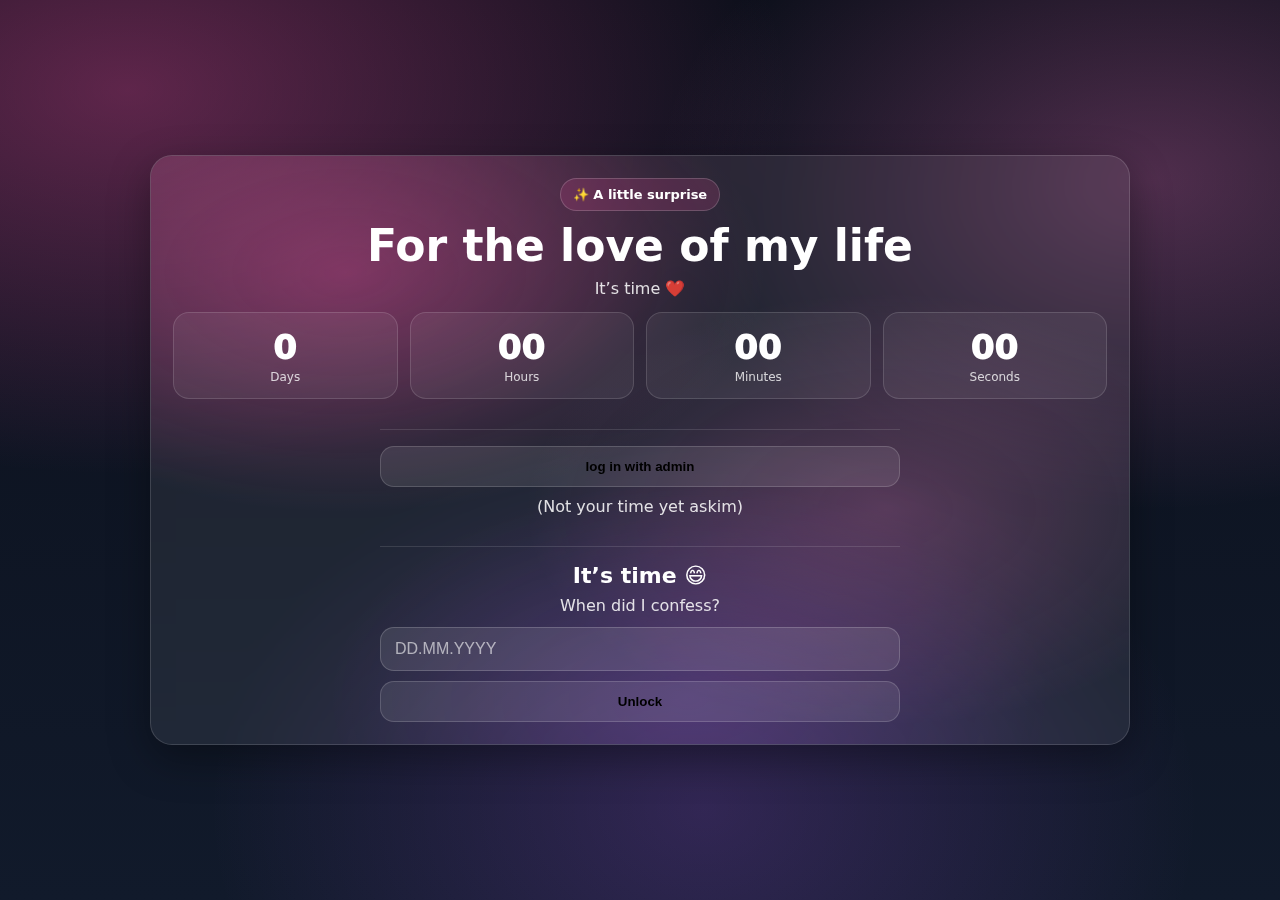
<file: index.html>
<!doctype html>
<html lang="en">
<head>
  <meta charset="utf-8" />
  <meta name="viewport" content="width=device-width, initial-scale=1" />
  <title>For the love of my life</title>
  <link rel="stylesheet" href="style.css" />
</head>

<body>
  <div id="fxOverlay"><canvas id="fxCanvas"></canvas></div>

  <div class="loginWrap">
    <div class="card hero">
      <div class="heroGlow"></div>

      <div class="centerStack" style="position:relative; z-index:1;">
        <div class="pill">✨ A little surprise</div>
        <h1 style="margin-top:12px;">For the love of my life</h1>
        <div id="msg" class="muted">Not much left ❤️</div>

        <div class="countRow">
          <div class="box"><div class="n" id="d">0</div><div class="l">Days</div></div>
          <div class="box"><div class="n" id="h">00</div><div class="l">Hours</div></div>
          <div class="box"><div class="n" id="m">00</div><div class="l">Minutes</div></div>
          <div class="box"><div class="n" id="s">00</div><div class="l">Seconds</div></div>
        </div>

        <!-- ADMIN ONLY before time -->
        <div class="loginControls">
          <div class="hr"></div>
          <button class="btn btnPrimary" id="adminBtn" style="width:100%;">log in with admin</button>
          <div class="muted" style="margin-top:10px;">(Not your time yet askim)</div>
        </div>

        <!-- PASSWORD only after time -->
        <div id="loginBox" class="loginControls" style="display:none;">
          <div class="hr"></div>
          <h2 style="margin:0 0 8px;">It’s time 😄</h2>
          <div class="muted">When did I confess?</div>

          <div style="height:12px;"></div>
          <input id="pw" type="password" placeholder="DD.MM.YYYY" />
          <button class="btn btnPrimary" id="go" style="margin-top:10px; width:100%;">Unlock</button>
          <div class="error" id="err">Wrong password 😅</div>
        </div>
      </div>
    </div>
  </div>

  <script src="app.js"></script>
  <script>
    const UNLOCK_AT = new Date("2026-03-21T19:20:00");
    const CORRECT_PW = "21.09.2025";
    const ADMIN_PW = "Rena2015"; // change this

    const dEl = document.getElementById("d");
    const hEl = document.getElementById("h");
    const mEl = document.getElementById("m");
    const sEl = document.getElementById("s");
    const msgEl = document.getElementById("msg");
    const loginBox = document.getElementById("loginBox");
    const pw = document.getElementById("pw");
    const go = document.getElementById("go");
    const err = document.getElementById("err");

    function finishUnlock(){
      sessionStorage.setItem("unlocked", "yes");
      sessionStorage.setItem("justUnlocked", "yes");
      runPixelHeartFX({durationMs: 2400});
      setTimeout(() => window.location.href = "home.html", 2500);
    }

    function updateCountdown(){
      const now = new Date();
      const diff = UNLOCK_AT - now;

      if (diff <= 0) {
        msgEl.textContent = "It’s time ❤️";
        loginBox.style.display = "block";
        return;
      }

      const p = msParts(diff);
      dEl.textContent = p.days;
      hEl.textContent = pad2(p.hours);
      mEl.textContent = pad2(p.minutes);
      sEl.textContent = pad2(p.seconds);
    }

    setInterval(updateCountdown, 1000);
    updateCountdown();

    document.getElementById("adminBtn").addEventListener("click", () => {
      const input = prompt("Admin password:");
      if (input === null) return;
      if (input.trim() === ADMIN_PW) finishUnlock();
      else alert("Wrong admin password");
    });

    go?.addEventListener("click", () => {
      if (new Date() < UNLOCK_AT) return;
      if (pw.value.trim() === CORRECT_PW) finishUnlock();
      else err.style.display = "block";
    });

    pw?.addEventListener("input", () => err.style.display = "none");
    pw?.addEventListener("keydown", (e) => { if (e.key === "Enter") go.click(); });
  </script>
</body>
</html>
</file>
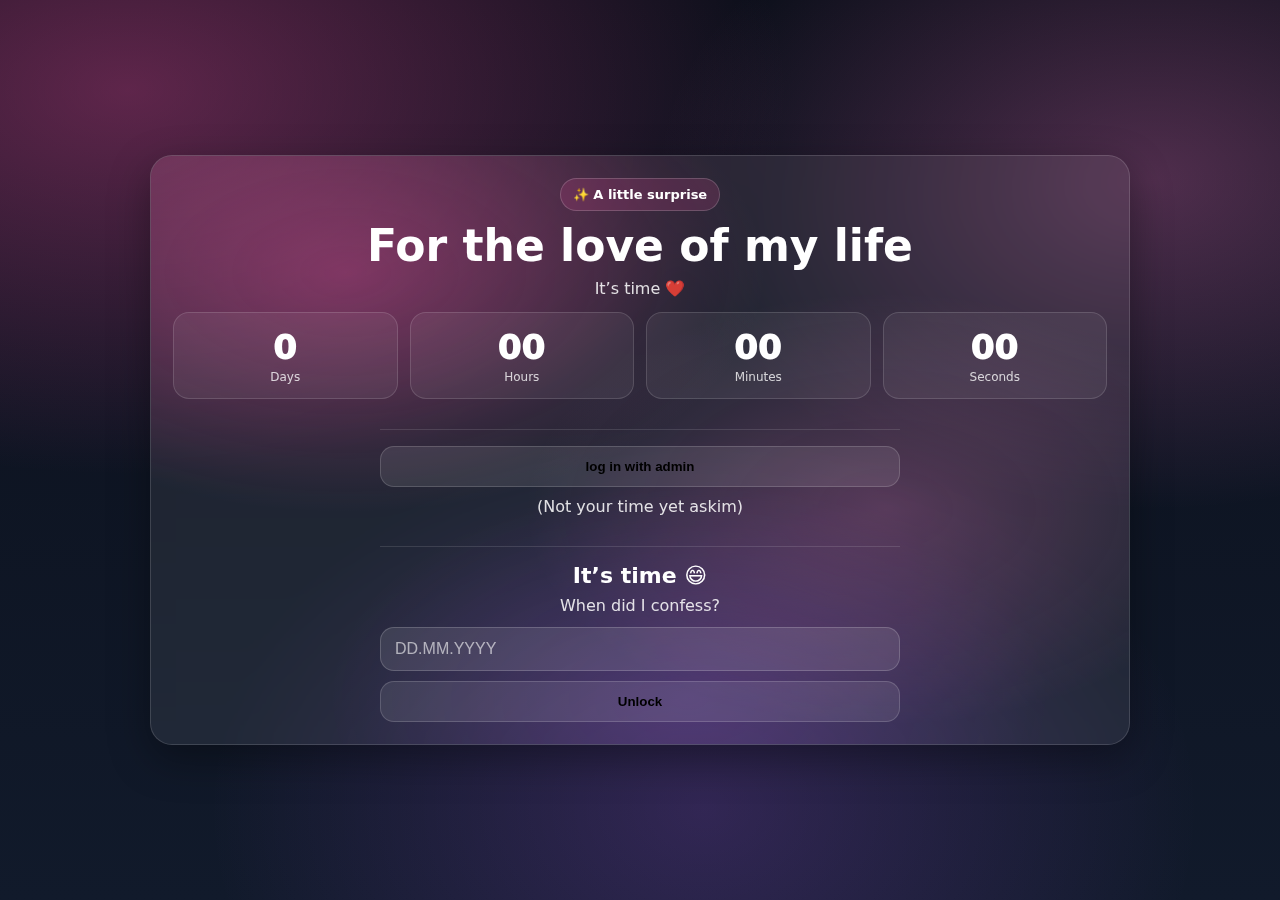
<file: counters.html>
<!doctype html>
<html lang="en">
<head>
  <meta charset="utf-8" />
  <meta name="viewport" content="width=device-width, initial-scale=1" />
  <title>Counters</title>
  <link rel="stylesheet" href="style.css" />
</head>

<body>
  <div class="card" style="max-width:980px; margin:0 auto;">
    <div style="display:flex; justify-content:space-between; gap:12px; align-items:center;">
      <div>
        <div class="pill">⏳ Counters</div>
        <h1 style="margin-top:10px;">Counters</h1>
        <div class="muted">Live counting + add with a button.</div>
      </div>
      <div class="rowBtns">
        <a class="btn" href="home.html">⬅ Home</a>
        <button class="btn btnPrimary" id="addOpen">➕ Add Counter</button>
      </div>
    </div>

    <div class="hr"></div>

    <h2>All counters (live)</h2>
    <div class="list" id="feed"></div>
  </div>

  <script src="app.js"></script>
  <script>
    requireUnlocked();

    const feedEl = document.getElementById("feed");
    const addOpen = document.getElementById("addOpen");
    const timers = [];

    function clearTimers(){ while(timers.length) clearInterval(timers.pop()); }

    function render(){
      clearTimers();
      const counters = loadCounters();
      feedEl.innerHTML = "";

      if (!counters.length){
        feedEl.innerHTML = `<div class="muted">No counters yet.</div>`;
        return;
      }

      counters.forEach((c, idx) => {
        const target = localDateFromInput(c.targetLocal);

        const el = document.createElement("div");
        el.className = "item";
        el.innerHTML = `
          <div style="display:flex; justify-content:space-between; gap:12px; align-items:flex-start;">
            <div>
              <div class="itemTitle">${escapeHtml(c.title)}</div>
              <div class="itemMeta">${c.mode === "since" ? "Since" : "Until"} ${target.toLocaleString()}</div>
            </div>
            <button class="btn" data-del="${idx}">🗑</button>
          </div>

          <div class="countRow" style="margin-top:10px;">
            <div class="box"><div class="n" data-k="d">0</div><div class="l">Days</div></div>
            <div class="box"><div class="n" data-k="h">00</div><div class="l">Hours</div></div>
            <div class="box"><div class="n" data-k="m">00</div><div class="l">Minutes</div></div>
            <div class="box"><div class="n" data-k="s">00</div><div class="l">Seconds</div></div>
          </div>
        `;
        feedEl.appendChild(el);

        const d = el.querySelector('[data-k="d"]');
        const h = el.querySelector('[data-k="h"]');
        const m = el.querySelector('[data-k="m"]');
        const s = el.querySelector('[data-k="s"]');

        function tick(){
          const now = new Date();
          const diff = (c.mode === "since") ? (now - target) : (target - now);
          const p = msParts(diff);
          d.textContent = p.days;
          h.textContent = pad2(p.hours);
          m.textContent = pad2(p.minutes);
          s.textContent = pad2(p.seconds);
        }
        tick();
        timers.push(setInterval(tick, 1000));
      });

      feedEl.querySelectorAll("[data-del]").forEach(b => {
        b.addEventListener("click", () => {
          const counters = loadCounters();
          const idx = Number(b.getAttribute("data-del"));
          counters.splice(idx, 1);
          saveCounters(counters);
          render();
        });
      });
    }

    function openAddCounterModal(){
      const { inner } = openModal(`
        <div style="display:flex; justify-content:space-between; align-items:center; gap:12px;">
          <h2 style="margin:0;">➕ Add Counter</h2>
          <button class="btn" id="closeX">✕</button>
        </div>
        <div class="hr"></div>

        <input id="title" placeholder="Title" />
        <div style="height:10px;"></div>

        <select id="mode">
          <option value="since">Since (count up)</option>
          <option value="until">Until (countdown)</option>
        </select>

        <div style="height:10px;"></div>
        <input id="dt" type="datetime-local" />

        <div class="rowBtns">
          <button class="btn btnPrimary" id="save">Save</button>
          <button class="btn" id="cancel">Cancel</button>
        </div>
        <div class="error" id="err">Please fill all fields.</div>
      `);

      inner.querySelector("#closeX").addEventListener("click", closeModal);
      inner.querySelector("#cancel").addEventListener("click", closeModal);

      const titleEl = inner.querySelector("#title");
      const modeEl  = inner.querySelector("#mode");
      const dtEl    = inner.querySelector("#dt");
      const errEl   = inner.querySelector("#err");

      inner.querySelector("#save").addEventListener("click", () => {
        const title = titleEl.value.trim();
        const mode = modeEl.value;
        const dt = dtEl.value;
        if (!title || !dt){ errEl.style.display="block"; return; }
        errEl.style.display="none";

        const counters = loadCounters();
        counters.push({ title, mode, targetLocal: dt });
        saveCounters(counters);

        closeModal();
        render();
      });
    }

    addOpen.addEventListener("click", openAddCounterModal);
    render();
  </script>
</body>
</html>
</file>
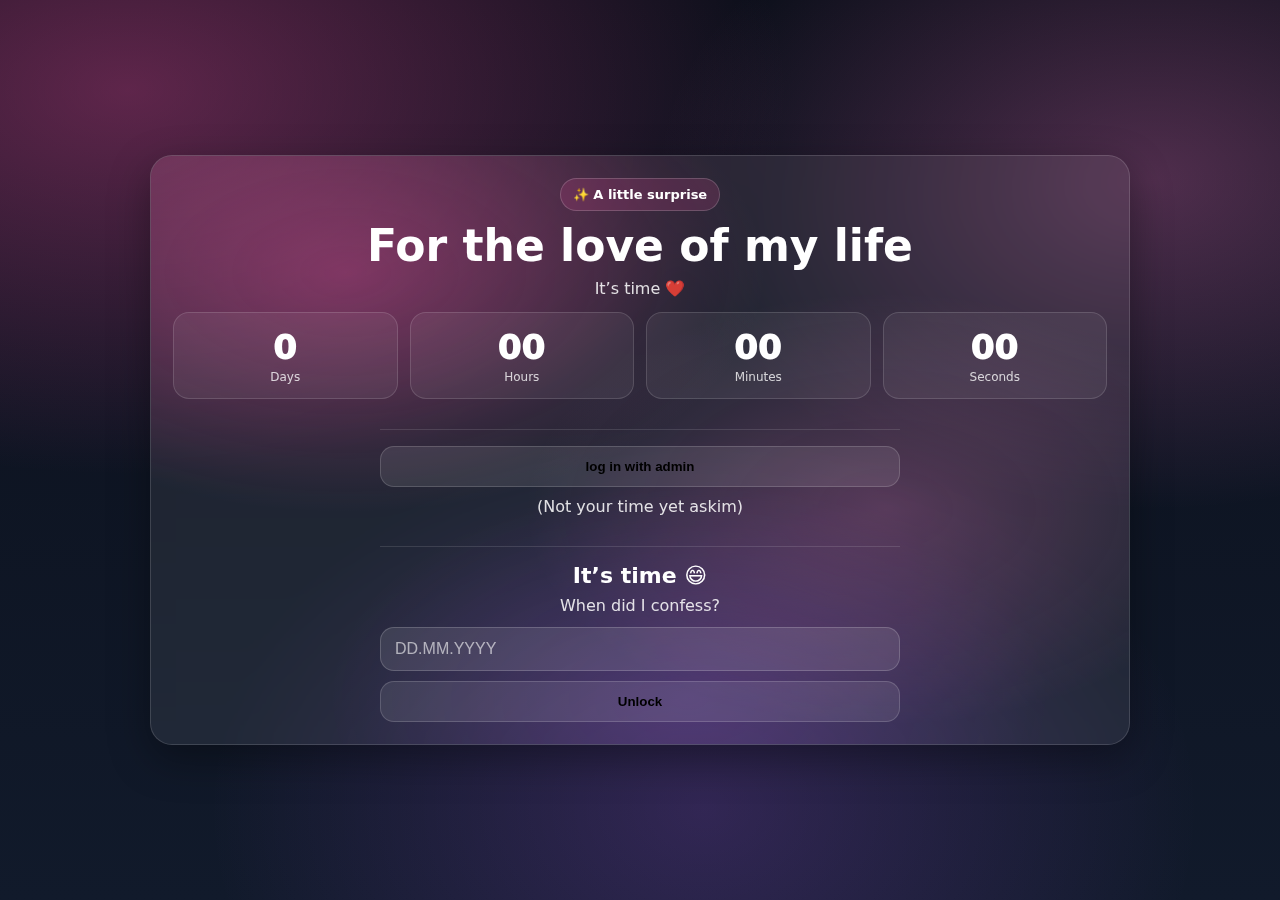
<file: events.html>
<!doctype html>
<html lang="en">
<head>
  <meta charset="utf-8" />
  <meta name="viewport" content="width=device-width, initial-scale=1" />
  <title>Events</title>
  <link rel="stylesheet" href="style.css" />
</head>

<body>
  <div class="card" style="max-width:980px; margin:0 auto;">
    <div style="display:flex; justify-content:space-between; gap:12px; align-items:center;">
      <div>
        <div class="pill">📅 Events</div>
        <h1 style="margin-top:10px;">Events</h1>
        <div class="muted">Latest event shows on Home + pops up on unlock.</div>
      </div>
      <div class="rowBtns">
        <a class="btn" href="home.html">⬅ Home</a>
        <button class="btn btnPrimary" id="addOpen">➕ Add Event</button>
      </div>
    </div>

    <div class="hr"></div>

    <h2>All events</h2>
    <div class="list" id="feed"></div>
  </div>

  <script src="app.js"></script>
  <script>
    requireUnlocked();

    const feedEl = document.getElementById("feed");
    const addOpen = document.getElementById("addOpen");

    function render(){
      const events = loadEvents().sort((a,b)=> b.createdAt - a.createdAt);
      feedEl.innerHTML = "";

      if (!events.length){
        feedEl.innerHTML = `<div class="muted">No events yet.</div>`;
        return;
      }

      events.forEach((e, idx) => {
        const el = document.createElement("div");
        el.className = "item";
        el.innerHTML = `
          <div style="display:flex; justify-content:space-between; gap:12px; align-items:flex-start;">
            <div style="min-width:0;">
              <div class="itemTitle">${escapeHtml(e.title || "Event")}</div>
              <div class="itemMeta">Event: ${localDateFromInput(e.eventLocal).toLocaleString()}</div>
              <div class="itemMeta">Created: ${new Date(e.createdAt).toLocaleString()}</div>
            </div>
            <button class="btn" data-del="${idx}">🗑</button>
          </div>
          <div class="itemText">${escapeHtml(e.text || "")}</div>
          ${mediaHTML(e.media)}
        `;
        feedEl.appendChild(el);
      });

      feedEl.querySelectorAll("[data-del]").forEach(b => {
        b.addEventListener("click", () => {
          const events = loadEvents().sort((a,b)=> b.createdAt - a.createdAt);
          const idx = Number(b.getAttribute("data-del"));
          events.splice(idx, 1);
          saveEvents(events);
          render();
        });
      });
    }

    function openAddEventModal(){
      const { inner } = openModal(`
        <div style="display:flex; justify-content:space-between; align-items:center; gap:12px;">
          <h2 style="margin:0;">➕ Add Event</h2>
          <button class="btn" id="closeX">✕</button>
        </div>
        <div class="hr"></div>

        <input id="title" placeholder="Title" />
        <div style="height:10px;"></div>

        <label class="muted" style="font-weight:900;">Event date</label>
        <input id="eventDate" type="datetime-local" />

        <div style="height:10px;"></div>
        <textarea id="text" placeholder="Message..."></textarea>

        <div style="height:10px;"></div>
        <label class="muted" style="font-weight:900;">Attachment (optional)</label>
        <input id="file" type="file" accept="image/*,video/*" />
        <div id="prev"></div>

        <div class="rowBtns">
          <button class="btn btnPrimary" id="save">Save</button>
          <button class="btn" id="cancel">Cancel</button>
        </div>
        <div class="error" id="err">Please fill title, date and message.</div>
      `);

      inner.querySelector("#closeX").addEventListener("click", closeModal);
      inner.querySelector("#cancel").addEventListener("click", closeModal);

      const titleEl = inner.querySelector("#title");
      const dateEl  = inner.querySelector("#eventDate");
      const textEl  = inner.querySelector("#text");
      const fileEl  = inner.querySelector("#file");
      const prevEl  = inner.querySelector("#prev");
      const errEl   = inner.querySelector("#err");

      let pendingMedia = null;

      fileEl.addEventListener("change", async () => {
        const f = fileEl.files && fileEl.files[0];
        pendingMedia = null;
        prevEl.innerHTML = "";
        if (!f) return;

        const dataUrl = await fileToDataURL(f);
        const type = f.type.startsWith("video") ? "video" : "image";
        pendingMedia = { type, dataUrl, name: f.name };
        prevEl.innerHTML = mediaHTML(pendingMedia);
      });

      inner.querySelector("#save").addEventListener("click", () => {
        const title = titleEl.value.trim();
        const dt = dateEl.value;
        const text = textEl.value.trim();
        if (!title || !dt || !text){ errEl.style.display="block"; return; }
        errEl.style.display="none";

        const events = loadEvents();
        events.push({
          title,
          text,
          eventLocal: dt,      // store as datetime-local string
          createdAt: Date.now(),
          media: pendingMedia
        });
        saveEvents(events);

        closeModal();
        render();
      });
    }

    addOpen.addEventListener("click", openAddEventModal);
    render();
  </script>
</body>
</html>
</file>
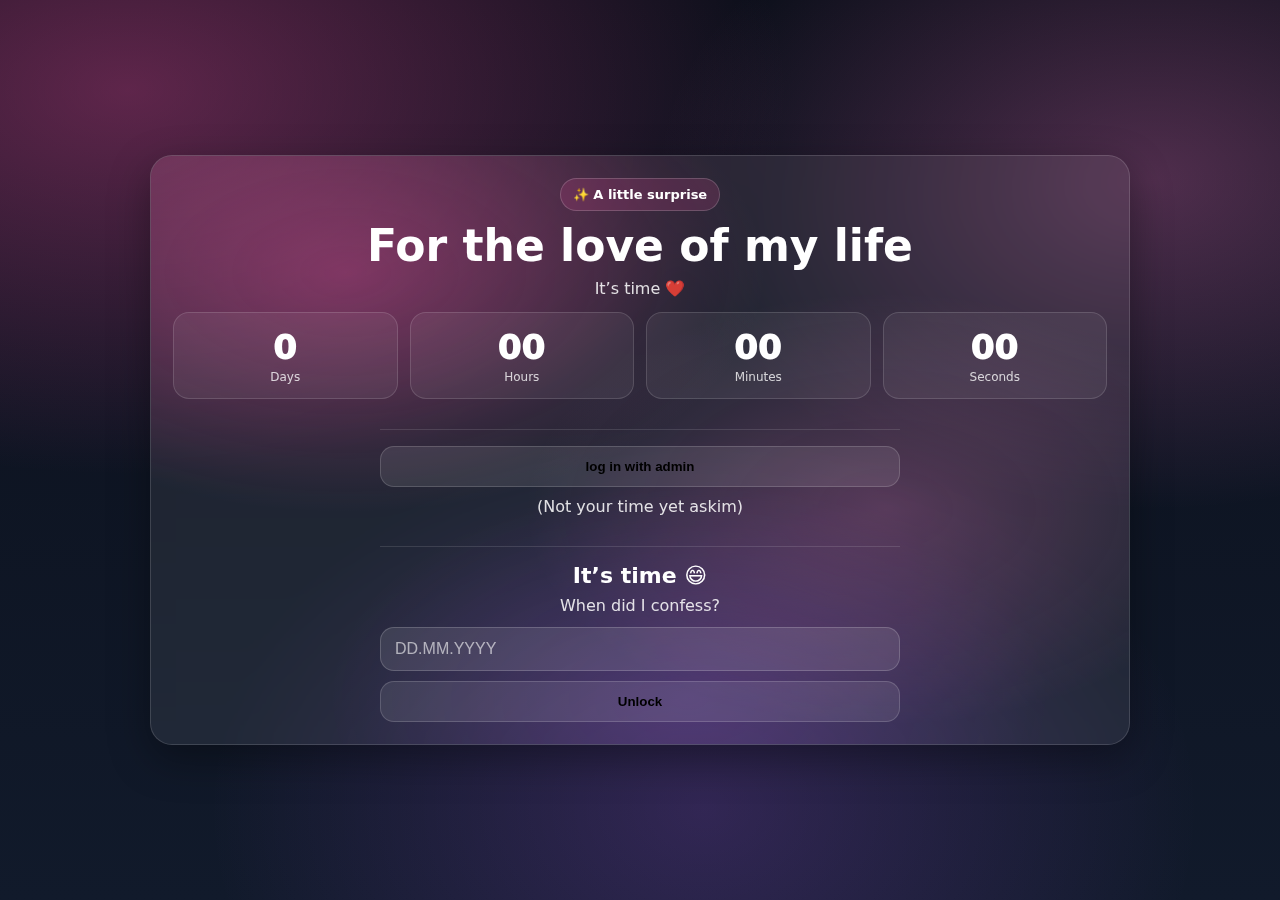
<file: home.html>
<!doctype html>
<html lang="en">
<head>
  <meta charset="utf-8" />
  <meta name="viewport" content="width=device-width, initial-scale=1" />
  <title>Home</title>
  <link rel="stylesheet" href="style.css" />
</head>

<body>
  <div class="dashboard">
    <div class="card">
      <div style="display:flex; justify-content:space-between; align-items:flex-start; gap:12px;">
        <div>
          <div class="pill">🧭 Tasks</div>
          <h2 style="margin-top:10px;">Choose</h2>
          <div class="muted">Everything in one place.</div>
        </div>
        <button class="btn" id="lockBtn" title="Lock">🔒</button>
      </div>

      <div class="taskList">
        <a class="btn taskBtn" href="events.html">📅 Events</a>
        <a class="btn taskBtn" href="counters.html">⏳ Counters</a>
        <a class="btn taskBtn" href="media.html">🖼️ Gallery</a>
        <a class="btn taskBtn" href="posts.html">📝 Posts</a>
      </div>

      <div class="hr"></div>

      <div class="muted" style="font-weight:950;">Latest event</div>
      <div id="latestEvent" class="item" style="margin-top:10px;">
        <div class="muted">No events yet. Create one in “Events”.</div>
      </div>
    </div>

    <div style="display:grid; gap:16px;">
      <div class="card">
        <h2>✨ Home</h2>
        <div class="muted">Recent things at a glance.</div>

        <div class="hr"></div>

        <div class="mainGrid">
          <div>
            <h3 style="margin:0;">🖼️ Last 3 media</h3>
            <div class="muted">Photos + videos</div>
            <div style="height:10px;"></div>
            <div class="photoRow" id="recentMedia"></div>
            <div id="noMedia" class="muted" style="margin-top:10px; display:none;">No media yet.</div>
            <div class="rowBtns">
              <a class="btn btnPrimary" href="media.html">Open Gallery</a>
            </div>
          </div>

          <div>
            <h3 style="margin:0;">📝 Last 3 posts</h3>
            <div class="muted">With attachments</div>
            <div style="height:10px;"></div>
            <div class="list" id="recentPosts"></div>
            <div id="noPosts" class="muted" style="margin-top:10px; display:none;">No posts yet.</div>
          </div>
        </div>
      </div>

      <div class="card">
        <div style="display:flex; justify-content:space-between; gap:12px; align-items:center;">
          <div>
            <h2 style="margin:0;">⏳ Counters</h2>
            <div class="muted">Live preview</div>
          </div>
          <a class="btn btnPrimary" href="counters.html">Edit</a>
        </div>

        <div class="hr"></div>
        <div id="homeCounters" class="list"></div>
      </div>
    </div>
  </div>

  <script src="app.js"></script>
  <script>
    requireUnlocked();

    document.getElementById("lockBtn").addEventListener("click", () => {
      sessionStorage.removeItem("unlocked");
      window.location.href = "index.html";
    });

    // Recent media tiles (3)
    const recentMediaEl = document.getElementById("recentMedia");
    const noMediaEl = document.getElementById("noMedia");

    function renderRecentMedia(){
      const media = getAllMedia().slice(0,3);
      recentMediaEl.innerHTML = "";

      if (!media.length){
        noMediaEl.style.display = "block";
        return;
      }
      noMediaEl.style.display = "none";

      media.forEach(m => {
        const tile = document.createElement("div");
        tile.className = "tile";
        tile.addEventListener("click", () => openLightbox(m));

        if (m.type === "image"){
          tile.innerHTML = `<img src="${m.dataUrl}" alt="photo">`;
        } else {
          tile.innerHTML = `<video src="${m.dataUrl}" muted playsinline></video>`;
        }
        recentMediaEl.appendChild(tile);
      });
    }

    // Recent posts (3)
    const recentPostsEl = document.getElementById("recentPosts");
    const noPostsEl = document.getElementById("noPosts");

    function renderRecentPosts(){
      const posts = loadPosts().sort((a,b)=> b.createdAt - a.createdAt).slice(0,3);
      recentPostsEl.innerHTML = "";
      if (!posts.length){ noPostsEl.style.display = "block"; return; }
      noPostsEl.style.display = "none";

      posts.forEach(p => {
        const el = document.createElement("div");
        el.className = "item";
        el.innerHTML = `
          <div class="itemTitle">${escapeHtml(p.title || "Post")}</div>
          <div class="itemMeta">${new Date(p.createdAt).toLocaleString()}</div>
          <div class="itemText">${escapeHtml((p.text||"").slice(0,140))}${(p.text||"").length>140 ? "…" : ""}</div>
        `;
        recentPostsEl.appendChild(el);
      });
    }

    // Latest event + popup on unlock
    const latestEventEl = document.getElementById("latestEvent");

    function getLatestEvent(){
      return getNextUpcomingEvent(); // from app.js
    }


    function renderLatestEvent(){
      const e = getLatestEvent();
      if (!e){
        latestEventEl.innerHTML = `<div class="muted">No events yet. Create one in “Events”.</div>`;
        return;
      }
      latestEventEl.innerHTML = `
        <div class="itemTitle">${escapeHtml(e.title || "Event")}</div>
        <div class="itemMeta">Event: ${localDateFromInput(e.eventLocal).toLocaleString()}</div>
        <div class="itemText">${escapeHtml((e.text||"").slice(0,180))}${(e.text||"").length>180 ? "…" : ""}</div>
        <div class="rowBtns"><a class="btn btnPrimary" href="events.html">Open Events</a></div>
      `;
    }

    function maybePopupEvent(){
      if (sessionStorage.getItem("justUnlocked") !== "yes") return;
      sessionStorage.removeItem("justUnlocked");

      const e = getLatestEvent();
      if (!e) return;

      openModal(`
        <div style="display:flex; justify-content:space-between; align-items:center; gap:12px;">
          <h2 style="margin:0;">📅 ${escapeHtml(e.title || "Event")}</h2>
          <button class="btn" id="closeX">✕</button>
        </div>
        <div class="muted" style="margin-top:6px;">Event: ${localDateFromInput(e.eventLocal).toLocaleString()}</div>
        <div class="hr"></div>
        <div class="itemText">${escapeHtml(e.text || "")}</div>
        ${e.media ? (e.media.type === "image"
          ? `<img class="lightMedia" src="${e.media.dataUrl}" alt="event">`
          : `<video class="lightMedia" src="${e.media.dataUrl}" controls autoplay playsinline></video>`
        ) : ""}
        <div class="rowBtns">
          <a class="btn btnPrimary" href="events.html">Open Events</a>
          <button class="btn" id="closeBtn">Close</button>
        </div>
      `);

      document.getElementById("closeX").addEventListener("click", closeModal);
      document.getElementById("closeBtn").addEventListener("click", closeModal);
    }

    // Counters preview (live)
    const homeCountersEl = document.getElementById("homeCounters");
    const timers = [];
    function clearTimers(){ while(timers.length) clearInterval(timers.pop()); }

    function renderHomeCounters(){
      clearTimers();
      const counters = loadCounters();
      homeCountersEl.innerHTML = "";

      counters.forEach(c => {
        const target = localDateFromInput(c.targetLocal);
        const el = document.createElement("div");
        el.className = "item";
        el.innerHTML = `
          <div class="itemTitle">${escapeHtml(c.title)}</div>
          <div class="itemMeta">${c.mode === "since" ? "Since" : "Until"} ${target.toLocaleString()}</div>
          <div class="countRow" style="margin-top:10px;">
            <div class="box"><div class="n" data-k="d">0</div><div class="l">Days</div></div>
            <div class="box"><div class="n" data-k="h">00</div><div class="l">Hours</div></div>
            <div class="box"><div class="n" data-k="m">00</div><div class="l">Minutes</div></div>
            <div class="box"><div class="n" data-k="s">00</div><div class="l">Seconds</div></div>
          </div>
        `;
        homeCountersEl.appendChild(el);

        const d = el.querySelector('[data-k="d"]');
        const h = el.querySelector('[data-k="h"]');
        const m = el.querySelector('[data-k="m"]');
        const s = el.querySelector('[data-k="s"]');

        function tick(){
          const now = new Date();
          const diff = (c.mode === "since") ? (now - target) : (target - now);
          const p = msParts(diff);
          d.textContent = p.days;
          h.textContent = pad2(p.hours);
          m.textContent = pad2(p.minutes);
          s.textContent = pad2(p.seconds);
        }
        tick();
        timers.push(setInterval(tick, 1000));
      });
    }

    renderRecentMedia();
    renderRecentPosts();
    renderLatestEvent();
    renderHomeCounters();
    maybePopupEvent();
  </script>
</body>
</html>
</file>
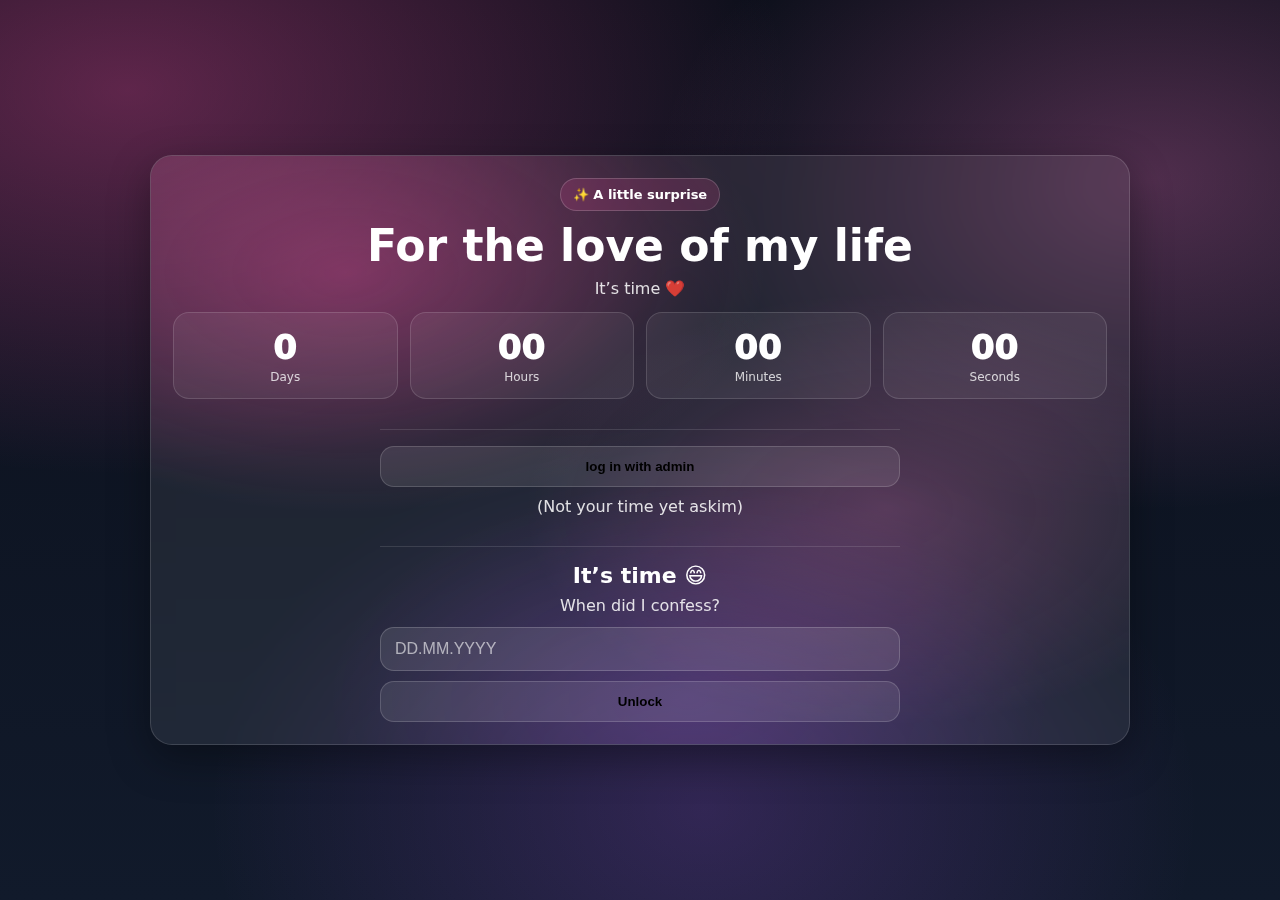
<file: media.html>
<!doctype html>
<html lang="en">
<head>
  <meta charset="utf-8" />
  <meta name="viewport" content="width=device-width, initial-scale=1" />
  <title>Gallery</title>
  <link rel="stylesheet" href="style.css" />
</head>

<body>
  <div class="card" style="max-width:1100px; margin:0 auto;">
    <div style="display:flex; justify-content:space-between; gap:12px; align-items:center;">
      <div>
        <div class="pill">🖼️ Gallery</div>
        <h1 style="margin-top:10px;">Gallery</h1>
        <div class="muted">Photos + videos. Click to open. Select to delete.</div>
      </div>
      <div class="rowBtns">
        <a class="btn" href="home.html">⬅ Home</a>
        <button class="btn btnPrimary" id="addOpen">➕ Add Media</button>
        <button class="btn" id="toggleSelect">✅ Select</button>
        <button class="btn" id="deleteSelected" style="display:none;">🗑 Delete selected</button>
      </div>
    </div>

    <div class="hr"></div>

    <div class="galleryGrid" id="grid"></div>
    <div class="muted" id="empty" style="display:none; margin-top:10px;">No media yet.</div>
  </div>

  <script src="app.js"></script>
  <script>
    requireUnlocked();

    const grid = document.getElementById("grid");
    const empty = document.getElementById("empty");
    const addOpen = document.getElementById("addOpen");
    const toggleSelect = document.getElementById("toggleSelect");
    const deleteSelected = document.getElementById("deleteSelected");

    let selectMode = false;

    function render(){
      const media = getAllMedia();
      grid.innerHTML = "";

      if (!media.length){
        empty.style.display = "block";
        return;
      }
      empty.style.display = "none";

      media.forEach(item => {
        const wrap = document.createElement("div");
        wrap.className = "gItem";

        wrap.addEventListener("click", (e) => {
          // if selecting, don't open lightbox
          if (selectMode) return;
          openLightbox(item);
        });

        const checkbox = `<input class="check" type="checkbox" data-id="${item.id}" style="display:${selectMode ? "block":"none"}">`;

        if (item.type === "image"){
          wrap.innerHTML = `
            ${checkbox}
            <img class="media" src="${item.dataUrl}" alt="photo">
          `;
        } else {
          wrap.innerHTML = `
            ${checkbox}
            <video class="media" src="${item.dataUrl}" muted playsinline preload="metadata"></video>
            <div class="playBadge">▶ video</div>
          `;
        }

        grid.appendChild(wrap);
      });

      deleteSelected.style.display = selectMode ? "inline-flex" : "none";
      toggleSelect.textContent = selectMode ? "❌ Done" : "✅ Select";
    }

    function openAddMediaModal(){
      const { inner } = openModal(`
        <div style="display:flex; justify-content:space-between; align-items:center; gap:12px;">
          <h2 style="margin:0;">➕ Add Media</h2>
          <button class="btn" id="closeX">✕</button>
        </div>
        <div class="hr"></div>

        <label class="muted" style="font-weight:900;">Pick photos or videos</label>
        <input id="file" type="file" accept="image/*,video/*" multiple />

        <div class="rowBtns">
          <button class="btn btnPrimary" id="save">Save</button>
          <button class="btn" id="cancel">Cancel</button>
        </div>

        <div class="muted" style="margin-top:10px;">
          Tip: Videos should be short (storage limit).
        </div>
      `);

      inner.querySelector("#closeX").addEventListener("click", closeModal);
      inner.querySelector("#cancel").addEventListener("click", closeModal);

      const fileEl = inner.querySelector("#file");

      inner.querySelector("#save").addEventListener("click", async () => {
        const files = Array.from(fileEl.files || []);
        if (!files.length){ closeModal(); return; }

        const list = loadMedia();

        for (const f of files){
          const dataUrl = await fileToDataURL(f);

          if (f.type.startsWith("image")){
            list.push({ id: uid(), type:"image", dataUrl, createdAt: Date.now() });
          } else if (f.type.startsWith("video")){
            list.push({ id: uid(), type:"video", dataUrl, createdAt: Date.now() });
          }
        }

        saveMedia(list);
        closeModal();
        render();
      });
    }

    addOpen.addEventListener("click", openAddMediaModal);

    toggleSelect.addEventListener("click", () => {
      selectMode = !selectMode;
      render();
    });

    deleteSelected.addEventListener("click", () => {
      const checks = Array.from(document.querySelectorAll('input.check:checked'));
      const ids = new Set(checks.map(c => c.getAttribute("data-id")));

      if (!ids.size) return;

      const list = loadMedia().filter(x => !ids.has(x.id));
      saveMedia(list);
      render();
    });

    render();
  </script>
</body>
</html>
</file>
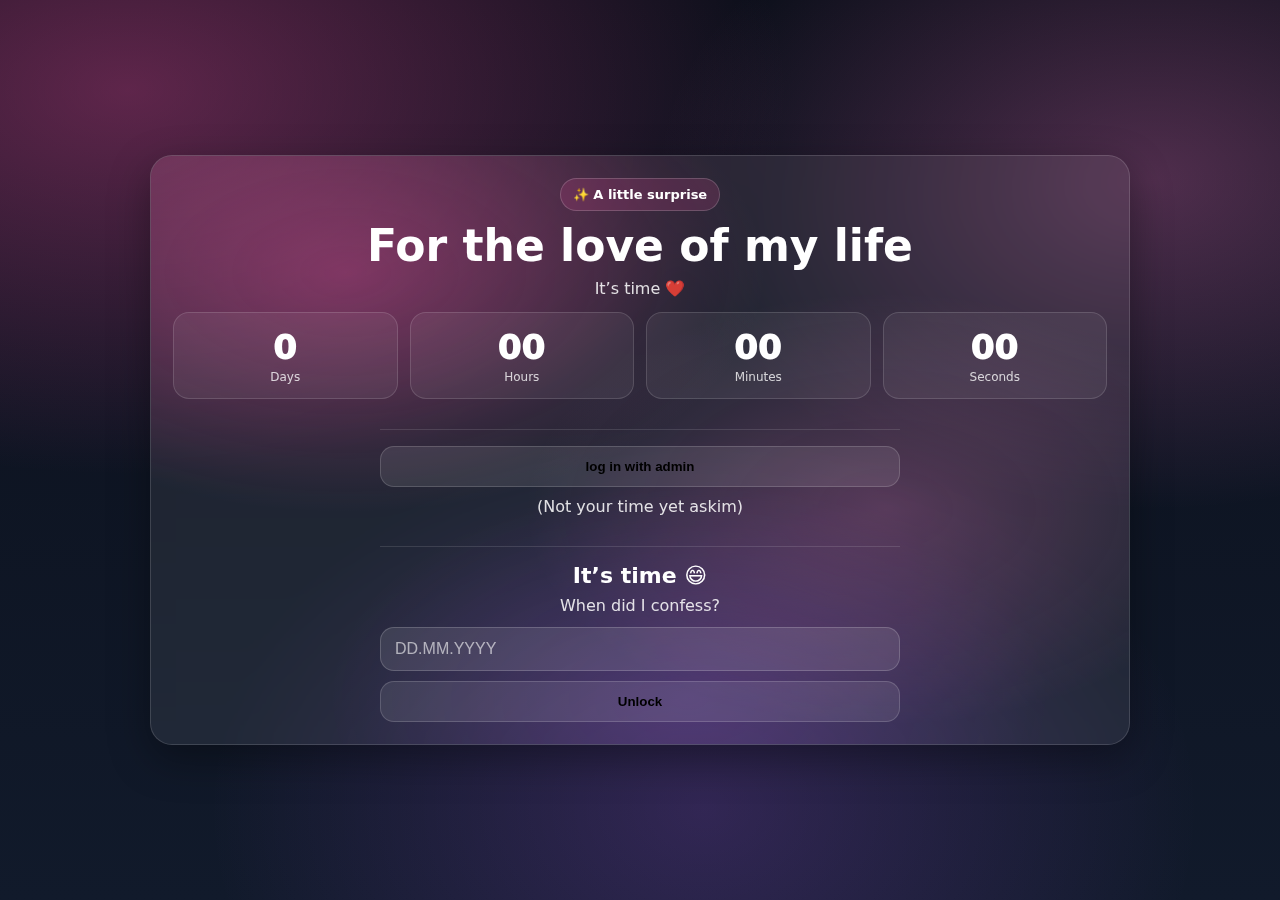
<file: posts.html>
<!doctype html>
<html lang="en">
<head>
  <meta charset="utf-8" />
  <meta name="viewport" content="width=device-width, initial-scale=1" />
  <title>Posts</title>
  <link rel="stylesheet" href="style.css" />
</head>

<body>
  <div class="card" style="max-width:980px; margin:0 auto;">
    <div style="display:flex; justify-content:space-between; gap:12px; align-items:center;">
      <div>
        <div class="pill">📝 Posts</div>
        <h1 style="margin-top:10px;">Posts</h1>
        <div class="muted">Add text + optional image/video.</div>
      </div>
      <div class="rowBtns">
        <a class="btn" href="home.html">⬅ Home</a>
        <button class="btn btnPrimary" id="addOpen">➕ Add Post</button>
        <button class="btn" id="clearAll">🗑 Clear</button>
      </div>
    </div>

    <div class="hr"></div>

    <h2>Feed</h2>
    <div class="list" id="feed"></div>
  </div>

  <script src="app.js"></script>
  <script>
    requireUnlocked();

    const feedEl = document.getElementById("feed");
    const addOpen = document.getElementById("addOpen");
    const clearAll = document.getElementById("clearAll");

    function render(){
      const posts = loadPosts().sort((a,b)=> b.createdAt - a.createdAt);
      feedEl.innerHTML = "";

      if (!posts.length){
        feedEl.innerHTML = `<div class="muted">No posts yet.</div>`;
        return;
      }

      posts.forEach((p, idx) => {
        const el = document.createElement("div");
        el.className = "item";
        el.innerHTML = `
          <div style="display:flex; justify-content:space-between; gap:12px; align-items:flex-start;">
            <div style="min-width:0;">
              <div class="itemTitle">${escapeHtml(p.title || "Post")}</div>
              <div class="itemMeta">${new Date(p.createdAt).toLocaleString()}</div>
            </div>
            <button class="btn" data-del="${idx}">🗑</button>
          </div>
          <div class="itemText">${escapeHtml(p.text || "")}</div>
          ${mediaHTML(p.media)}
        `;
        feedEl.appendChild(el);
      });

      feedEl.querySelectorAll("[data-del]").forEach(b => {
        b.addEventListener("click", () => {
          const posts = loadPosts().sort((a,b)=> b.createdAt - a.createdAt);
          const idx = Number(b.getAttribute("data-del"));
          posts.splice(idx, 1);
          savePosts(posts);
          render();
        });
      });
    }

    function openAddPostModal(){
      const { inner } = openModal(`
        <div style="display:flex; justify-content:space-between; align-items:center; gap:12px;">
          <h2 style="margin:0;">➕ Add Post</h2>
          <button class="btn" id="closeX">✕</button>
        </div>
        <div class="hr"></div>

        <input id="title" placeholder="Title (optional)" />
        <div style="height:10px;"></div>
        <textarea id="text" placeholder="Write something..."></textarea>

        <div style="height:10px;"></div>
        <label class="muted" style="font-weight:900;">Attachment (optional)</label>
        <input id="file" type="file" accept="image/*,video/*" />
        <div id="prev"></div>

        <div class="rowBtns">
          <button class="btn btnPrimary" id="save">Save</button>
          <button class="btn" id="cancel">Cancel</button>
        </div>
        <div class="error" id="err">Please write something first 🙂</div>
      `);

      inner.querySelector("#closeX").addEventListener("click", closeModal);
      inner.querySelector("#cancel").addEventListener("click", closeModal);

      const titleEl = inner.querySelector("#title");
      const textEl  = inner.querySelector("#text");
      const fileEl  = inner.querySelector("#file");
      const prevEl  = inner.querySelector("#prev");
      const errEl   = inner.querySelector("#err");

      let pendingMedia = null;

      fileEl.addEventListener("change", async () => {
        const f = fileEl.files && fileEl.files[0];
        pendingMedia = null;
        prevEl.innerHTML = "";
        if (!f) return;

        const dataUrl = await fileToDataURL(f);
        const type = f.type.startsWith("video") ? "video" : "image";
        pendingMedia = { type, dataUrl, name: f.name };
        prevEl.innerHTML = mediaHTML(pendingMedia);
      });

      inner.querySelector("#save").addEventListener("click", () => {
        const title = titleEl.value.trim();
        const text = textEl.value.trim();
        if (!text){ errEl.style.display="block"; return; }
        errEl.style.display="none";

        const posts = loadPosts();
        posts.push({ title, text, createdAt: Date.now(), media: pendingMedia });
        savePosts(posts);

        closeModal();
        render();
      });
    }

    addOpen.addEventListener("click", openAddPostModal);
    clearAll.addEventListener("click", () => { savePosts([]); render(); });
    render();
  </script>
</body>
</html>
</file>
<file: style.css>
:root{
  --bg1:#0b0f1a; --bg2:#111a2b;
  --accent:#ff4fa6; --accent2:#ff77c8; --accent3:#b85cff;
  --card:rgba(255,255,255,0.07);
  --border:rgba(255,255,255,0.14);
  --muted:rgba(255,255,255,0.86);
  --text:#fff;
  --btn:rgba(255,255,255,0.09);
  --btnBorder:rgba(255,255,255,0.16);
}

*{ box-sizing:border-box; }
body{
  margin:0;
  font-family:system-ui,-apple-system,Segoe UI,Roboto,Arial;
  color:var(--text);
  min-height:100vh;
  background:
    radial-gradient(1200px 700px at 10% 10%, rgba(255,79,166,0.34), transparent 55%),
    radial-gradient(900px 600px at 90% 20%, rgba(255,119,200,0.28), transparent 55%),
    radial-gradient(900px 700px at 55% 90%, rgba(184,92,255,0.20), transparent 55%),
    linear-gradient(180deg,var(--bg1),var(--bg2));
  padding:22px;
}
a{ color:inherit; text-decoration:none; }

.card{
  background:var(--card);
  border:1px solid var(--border);
  border-radius:22px;
  padding:22px;
  box-shadow:0 14px 40px rgba(0,0,0,0.35);
  backdrop-filter: blur(10px);
}
.muted{ color:var(--muted); }

h1{ margin:0 0 10px; font-size:clamp(28px,4vw,44px); line-height:1.05; }
h2{ margin:0 0 10px; font-size:clamp(18px,2.6vw,22px); }
h3{ margin:0 0 8px; font-size:16px; }

.pill{
  display:inline-flex; align-items:center; gap:8px;
  padding:8px 12px; border-radius:999px;
  border:1px solid rgba(255,255,255,0.18);
  background:rgba(255,79,166,0.15);
  font-weight:900; font-size:13px;
}

.btn, button.btn{
  display:inline-flex; align-items:center; justify-content:center; gap:10px;
  padding:12px 14px; border-radius:14px;
  background:var(--btn);
  border:1px solid var(--btnBorder);
  cursor:pointer; font-weight:900; user-select:none;
}
.btn:hover{ border-color:rgba(255,79,166,0.62); }
.btnPrimary{
  background:rgba(255,79,166,0.22);
  border-color:rgba(255,79,166,0.52);
}
.btnPrimary:hover{ border-color:rgba(255,79,166,0.80); }

input, textarea, select{
  width:100%;
  padding:12px 14px;
  border-radius:14px;
  border:1px solid rgba(255,255,255,0.18);
  background:rgba(255,255,255,0.10);
  color:var(--text);
  font-size:16px;
  outline:none;
}
textarea{ min-height:110px; resize:vertical; }
input::placeholder, textarea::placeholder{ color:rgba(255,255,255,0.60); }
.hr{ height:1px; background:rgba(255,255,255,0.12); margin:16px 0; }
.error{ display:none; margin-top:10px; color:#ff6b6b; font-weight:950; }

/* ---------- LOGIN: everything centered ---------- */
.loginWrap{
  max-width: 980px;
  margin: 0 auto;
  min-height: calc(100vh - 44px);
  display:grid;
  place-items:center;
}
.hero{
  width:min(980px, 100%);
  position:relative;
  overflow:hidden;
}
.heroGlow{
  position:absolute; inset:-2px;
  background:
    radial-gradient(700px 400px at 20% 20%, rgba(255,79,166,0.34), transparent 60%),
    radial-gradient(600px 360px at 75% 60%, rgba(255,119,200,0.24), transparent 60%),
    radial-gradient(600px 360px at 55% 92%, rgba(184,92,255,0.18), transparent 60%);
  pointer-events:none;
}
.centerStack{
  display:grid;
  justify-items:center;
  text-align:center;
}
.loginControls{
  width:min(520px, 100%);
  margin-top:14px;
}

/* countdown boxes */
.countRow{ display:flex; gap:12px; margin-top:14px; flex-wrap:nowrap; width:100%; }
.box{
  flex:1; min-width:0; text-align:center;
  padding:14px 10px;
  border-radius:16px;
  border:1px solid rgba(255,255,255,0.14);
  background:rgba(255,255,255,0.06);
}
.n{ font-size: clamp(20px, 5vw, 34px); font-weight:950; }
.l{ font-size:12px; opacity:.78; margin-top:3px; }

/* ---------- Home layout ---------- */
.dashboard{
  max-width:1120px;
  margin:0 auto;
  display:grid; gap:16px;
  grid-template-columns:320px 1fr;
}
@media (max-width:980px){ .dashboard{ grid-template-columns:1fr; } }

.taskList{ display:grid; gap:10px; margin-top:12px; }
.taskBtn{ width:100%; justify-content:flex-start; }

.mainGrid{ display:grid; gap:16px; grid-template-columns:1fr 1fr; }
@media (max-width:980px){ .mainGrid{ grid-template-columns:1fr; } }

.list{ display:grid; gap:10px; }
.item{
  border:1px solid rgba(255,255,255,0.12);
  background:rgba(255,255,255,0.05);
  border-radius:16px;
  padding:12px;
}
.itemTitle{ font-weight:950; }
.itemMeta{ font-size:12px; opacity:.74; margin-top:2px; }
.itemText{ margin-top:8px; white-space:pre-wrap; color:rgba(255,255,255,0.92); }
.rowBtns{ display:flex; gap:10px; flex-wrap:wrap; margin-top:10px; }

/* 3 media preview */
.previewRow{
  display:grid;
  grid-template-columns: repeat(3, 1fr);
  gap:10px;
}
.previewRow .tile{
  width:100%; height:110px;
  border-radius:16px;
  border:1px solid rgba(255,255,255,0.14);
  overflow:hidden;
  background: rgba(0,0,0,0.25);
  display:grid;
  place-items:center;
  cursor:pointer;
}
.previewRow img, .previewRow video{
  width:100%; height:100%; object-fit:cover; display:block;
}

/* ---------- Gallery: EXACTLY 5 per row on desktop ---------- */
.galleryGrid{
  display:grid;
  grid-template-columns: repeat(5, 1fr);
  gap: 12px;
  margin-top: 10px;
}
@media (max-width: 980px){
  .galleryGrid{ grid-template-columns: repeat(3, 1fr); }
}
@media (max-width: 560px){
  .galleryGrid{ grid-template-columns: repeat(2, 1fr); }
}

.gItem{
  border-radius:16px;
  border:1px solid rgba(255,255,255,0.14);
  background:rgba(0,0,0,0.22);
  overflow:hidden;
  cursor:pointer;
  position:relative;
}
.gItem .media{
  width:100%;
  height: 150px;
  object-fit: cover;
  display:block;
}
.gItem .playBadge{
  position:absolute;
  inset:auto 10px 10px auto;
  background: rgba(255,79,166,0.22);
  border: 1px solid rgba(255,79,166,0.50);
  padding: 6px 10px;
  border-radius: 999px;
  font-weight: 950;
  font-size: 12px;
}
.gItem .check{
  position:absolute;
  inset: 10px auto auto 10px;
  transform: scale(1.2);
}

/* ---------- Modal / Lightbox ---------- */
.modal{
  position:fixed; inset:0;
  display:none; place-items:center;
  padding:18px;
  background:rgba(0,0,0,0.72);
  z-index:9999;
}
.modalInner{ width:min(920px,100%); }

.lightMedia{
  width:100%;
  max-height:78vh;
  border-radius:18px;
  border:1px solid rgba(255,255,255,0.16);
  background:rgba(0,0,0,0.25);
  object-fit:contain;
}

/* FX */
#fxOverlay{
  position:fixed; inset:0;
  display:none;
  background:rgba(0,0,0,0.70);
  z-index:99999;
}
#fxCanvas{ width:100%; height:100%; display:block; }
</file>
